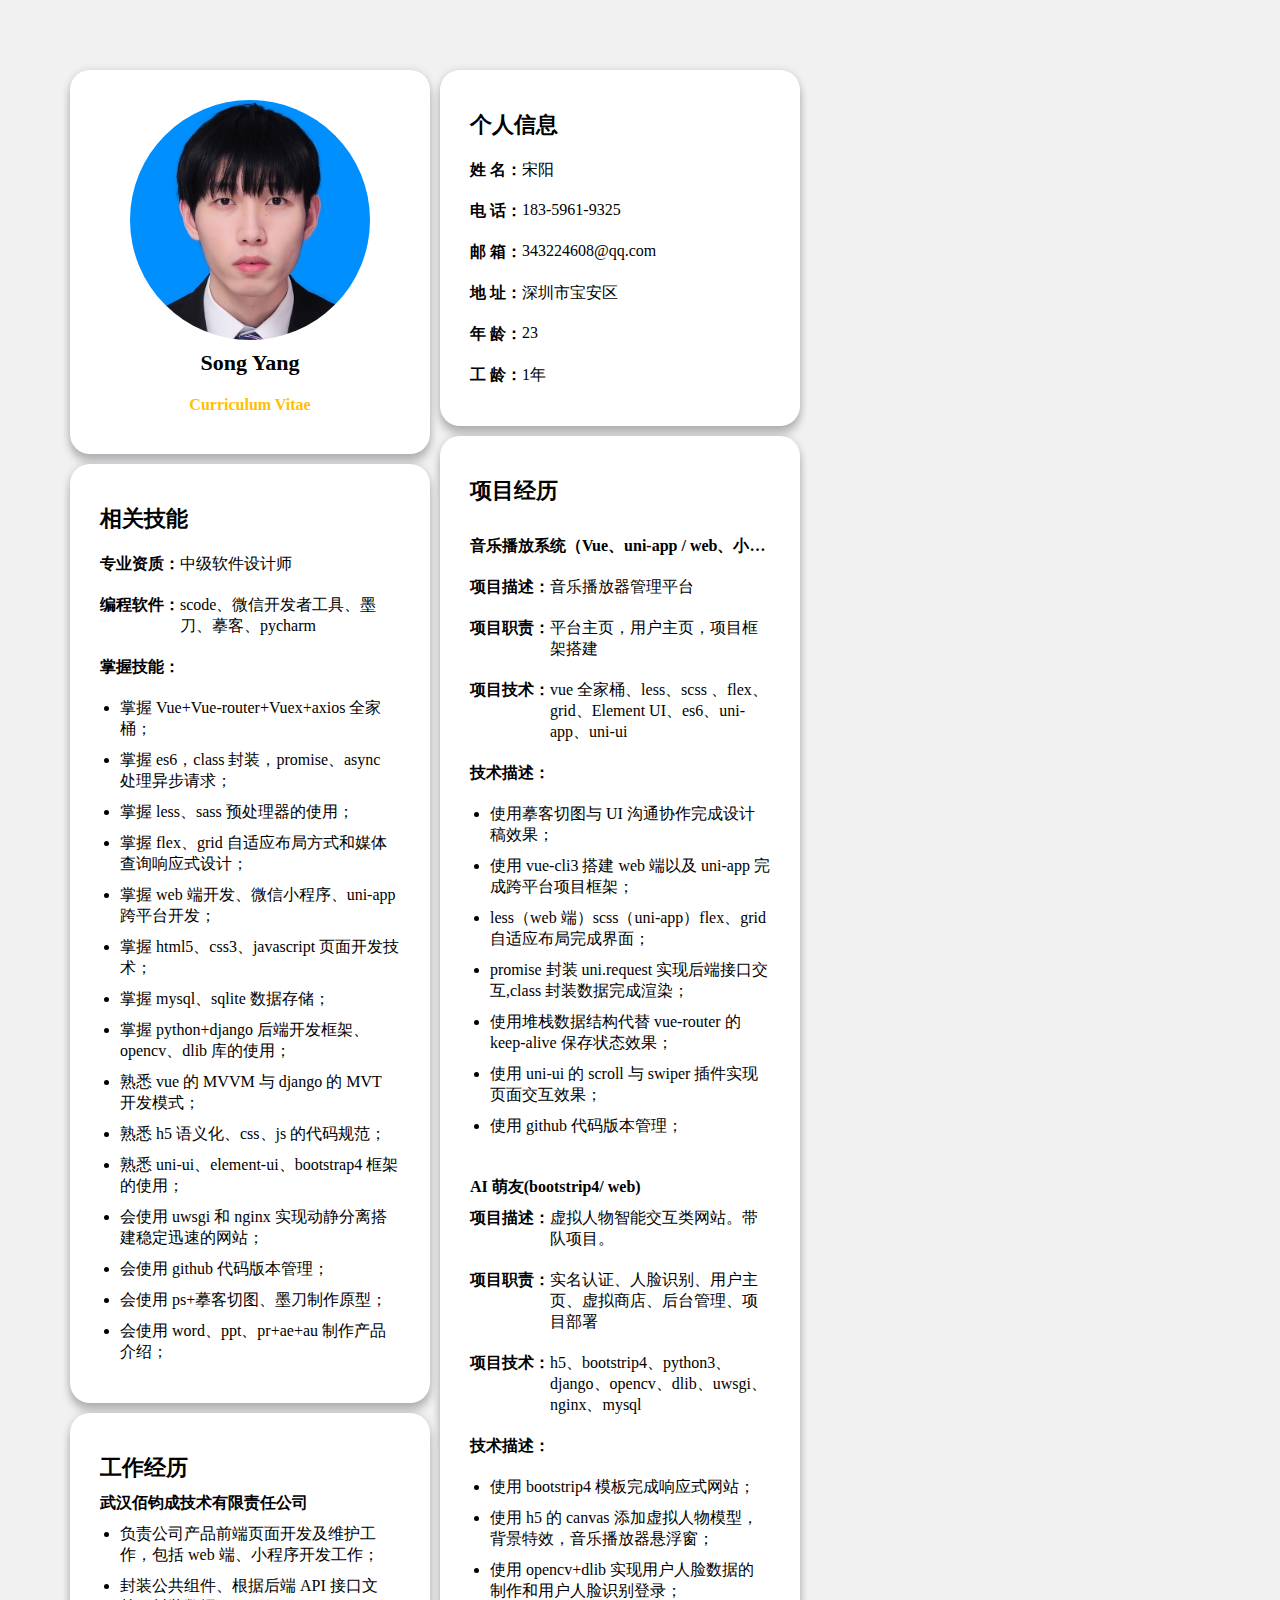
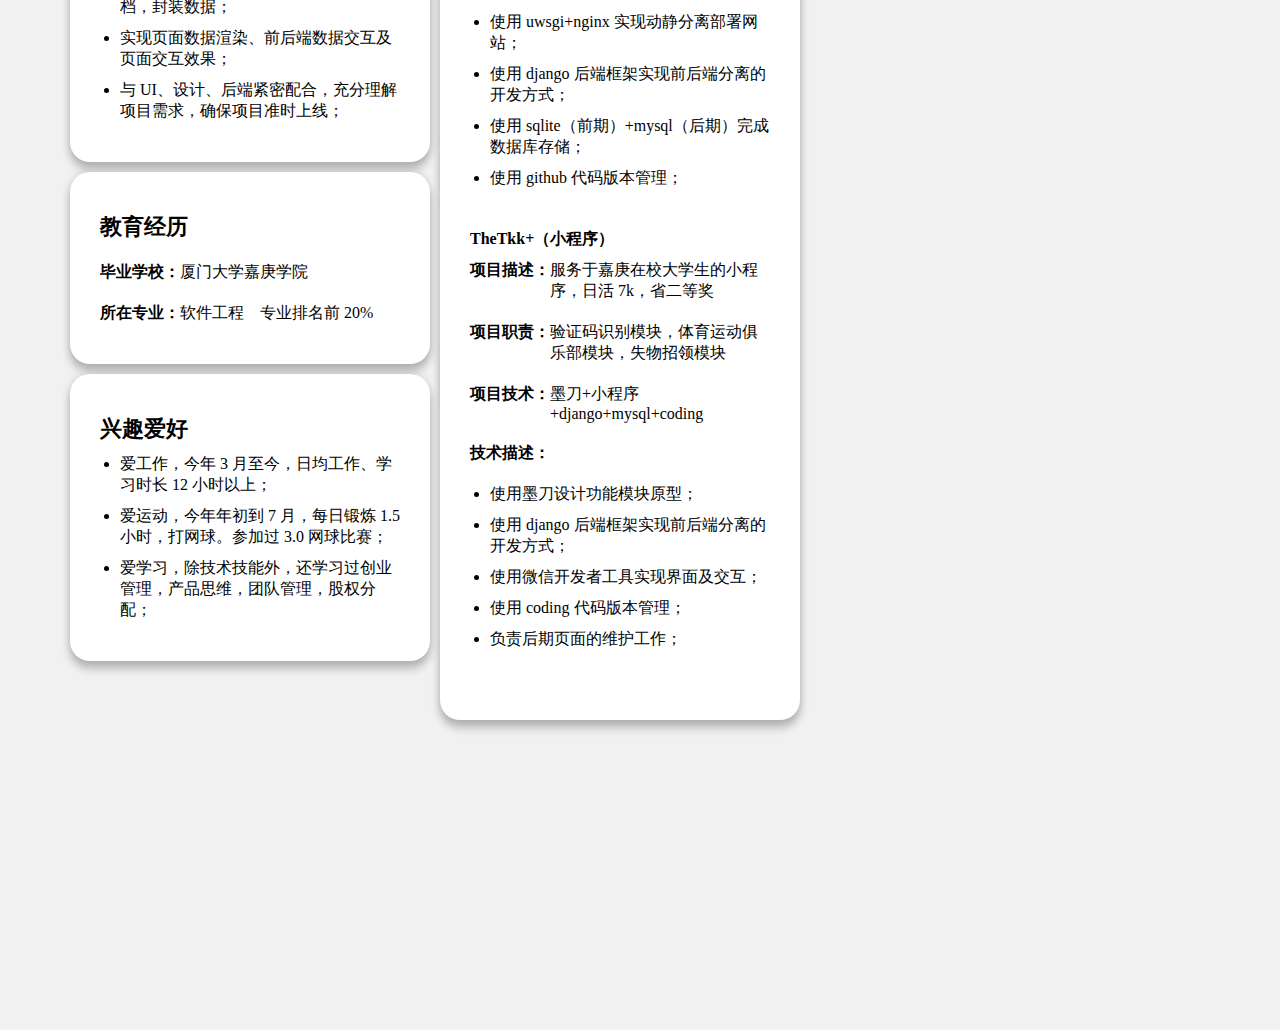
<file: index.html>
<!DOCTYPE html>
<html lang="en">

<head>
  <meta charset="UTF-8">
  <meta name="viewport" content="width=device-width, initial-scale=1.0">
  <title>简历</title>
  <link rel="stylesheet" href="css/style.css">
</head>

<body>
  <div class="main-box">
    <header>
      <img src="./img/正装照1.jpg">
      <div class="personal">
        <strong class="name">宋阳</strong>
        <strong>前端工程师/1年</strong>
        <p class="label">
          <span>前端工程师</span>
          <span>中级软件设计师</span>
          <span>工作狂</span>
        </p>
      </div>
    </header>
    <main>
      <article>
        <section class="skill">
          <h1>相关技能</h1>
          <p><strong>专业资质：</strong><span>中级软件设计师</span></p>
          <p><strong>编程软件：</strong><span>scode、微信开发者工具、墨刀、摹客、pycharm</span></p>
          <p><strong>掌握技能：</strong>
            <ul>
              <li>掌握 Vue+Vue-router+Vuex+axios 全家桶；</li>
              <li>掌握 es6，class 封装，promise、async 处理异步请求；</li>
              <li>掌握 less、sass 预处理器的使用；</li>
              <li>掌握 flex、grid 自适应布局方式和媒体查询响应式设计；</li>
              <li>掌握 web 端开发、微信小程序、uni-app 跨平台开发；</li>
              <li>掌握 html5、css3、javascript 页面开发技术；</li>
              <li>掌握 mysql、sqlite 数据存储；</li>
              <li>掌握 python+django 后端开发框架、opencv、dlib 库的使用；</li>
              <li>熟悉 vue 的 MVVM 与 django 的 MVT 开发模式；</li>
              <li>熟悉 h5 语义化、css、js 的代码规范；</li>
              <li>熟悉 uni-ui、element-ui、bootstrap4 框架的使用；</li>
              <li>会使用 uwsgi 和 nginx 实现动静分离搭建稳定迅速的网站；</li>
              <li>会使用 github 代码版本管理；</li>
              <li>会使用 ps+摹客切图、墨刀制作原型；</li>
              <li>会使用 word、ppt、pr+ae+au 制作产品介绍；</li>
            </ul>
          </p>
        </section>
        <section class="project">
          <h1>项目经历</h1>
          <dl>
            <dt>
              <strong>音乐播放系统（Vue、uni-app / web、小程序）</strong>
              <time>2020.4 – 2020.8</time>
            </dt>
            <dd>
              <p>
                <strong>项目描述：</strong>
                <span> 音乐播放器管理平台</span>
              </p>
              <p>
                <strong>项目职责：</strong>
                <span> 平台主页，用户主页，项目框架搭建</span>
              </p>
              <p>
                <strong>项目技术：</strong>
                <span> vue 全家桶、less、scss 、flex、grid、Element UI、es6、uni-app、uni-ui</span>
              </p>
              <p>
                <strong>技术描述：</strong>
                <ul>
                  <li>使用摹客切图与 UI 沟通协作完成设计稿效果；</li>
                  <li>使用 vue-cli3 搭建 web 端以及 uni-app 完成跨平台项目框架；</li>
                  <li>less（web 端）scss（uni-app）flex、grid 自适应布局完成界面；</li>
                  <li>promise 封装 uni.request 实现后端接口交互,class 封装数据完成渲染；</li>
                  <li>使用堆栈数据结构代替 vue-router 的 keep-alive 保存状态效果；</li>
                  <li>使用 uni-ui 的 scroll 与 swiper 插件实现页面交互效果；</li>
                  <li>使用 github 代码版本管理；</li>
                </ul>
              </p>
            </dd>
          </dl>
          <dl>
            <dt>
              <strong> AI 萌友(bootstrip4/ web)</strong>
              <time>2019.6-2020.3</time>
            </dt>
            <dd>
              <p>
                <strong>项目描述：</strong>
                <span> 虚拟人物智能交互类网站。带队项目。</span>
              </p>
              <p>
                <strong>项目职责：</strong>
                <span> 实名认证、人脸识别、用户主页、虚拟商店、后台管理、项目部署</span>
              </p>
              <p>
                <strong>项目技术：</strong>
                <span>h5、bootstrip4、python3、django、opencv、dlib、uwsgi、nginx、mysql</span>
              </p>
              <p>
                <strong>技术描述：</strong>
                <ul>
                  <li>使用 bootstrip4 模板完成响应式网站；</li>
                  <li>使用 h5 的 canvas 添加虚拟人物模型，背景特效，音乐播放器悬浮窗；</li>
                  <li>使用 opencv+dlib 实现用户人脸数据的制作和用户人脸识别登录；</li>
                  <li>使用 uwsgi+nginx 实现动静分离部署网站；</li>
                  <li>使用 django 后端框架实现前后端分离的开发方式；</li>
                  <li>使用 sqlite（前期）+mysql（后期）完成数据库存储；</li>
                  <li>使用 github 代码版本管理；</li>
                </ul>
              </p>
            </dd>
          </dl>
          <dl>
            <dt>
              <strong>TheTkk+（小程序）</strong>
              <time>2018.8 – 2019.3</time>
            </dt>
            <dd>
              <p>
                <strong>项目描述：</strong>
                <span>服务于嘉庚在校大学生的小程序，日活 7k，省二等奖</span>
              </p>
              <p>
                <strong>项目职责：</strong>
                <span>验证码识别模块，体育运动俱乐部模块，失物招领模块</span>
              </p>
              <p>
                <strong>项目技术：</strong>
                <span>墨刀+小程序+django+mysql+coding</span>
              </p>
              <p>
                <strong>技术描述：</strong>
                <ul>
                  <li>使用墨刀设计功能模块原型；</li>
                  <li>使用 django 后端框架实现前后端分离的开发方式；</li>
                  <li>使用微信开发者工具实现界面及交互；</li>
                  <li>使用 coding 代码版本管理；</li>
                  <li>负责后期页面的维护工作；</li>
                </ul>
              </p>
            </dd>
          </dl>
        </section>
        <section>
          <h1>工作经历</h1>
          <strong>武汉佰钧成技术有限责任公司</strong>
          <time>2019.6 – 2020.8</time>
          <ul>
            <li>负责公司产品前端页面开发及维护工作，包括 web 端、小程序开发工作；</li>
            <li>封装公共组件、根据后端 API 接口文档，封装数据；</li>
            <li>实现页面数据渲染、前后端数据交互及页面交互效果；</li>
            <li>与 UI、设计、后端紧密配合，充分理解项目需求，确保项目准时上线；</li>
          </ul>
        </section>
      </article>
      <aside>
        <section class="contact">
          <h1>联系方式</h1>
          <div>
            <p><strong>联系电话：</strong><span>183-5961-9325</span></p>
            <p><strong>联系邮箱：</strong><span>343224608@qq.com</span></p>
            <p><strong>现住地址：</strong><span>深圳市宝安区</span></p>
          </div>
        </section>
        <section class="education">
          <h1>教育经历</h1>
          <p><strong>毕业学校：</strong><span>厦门大学嘉庚学院</span></p>
          <p><strong>所在专业：</strong><span>软件工程&nbsp;&nbsp;&nbsp;&nbsp;专业排名前 20%</span></p>
        </section>
        <section>
          <h1>兴趣爱好</h1>
          <ul>
            <li>爱工作，今年 3 月至今，日均工作、学习时长 12 小时以上；</li>
            <li>爱运动，今年年初到 7 月，每日锻炼 1.5 小时，打网球。参加过 3.0 网球比赛；</li>
            <li>爱学习，除技术技能外，还学习过创业管理，产品思维，团队管理，股权分配；</li>
          </ul>
        </section>
      </aside>
    </main>
    <footer></footer>
  </div>
  <iframe src="./index1.html" frameborder="0" scrolling="no" class="bg-screen"></iframe>
  <script src="./js/style.js"></script>
</body>

</html>
</file>
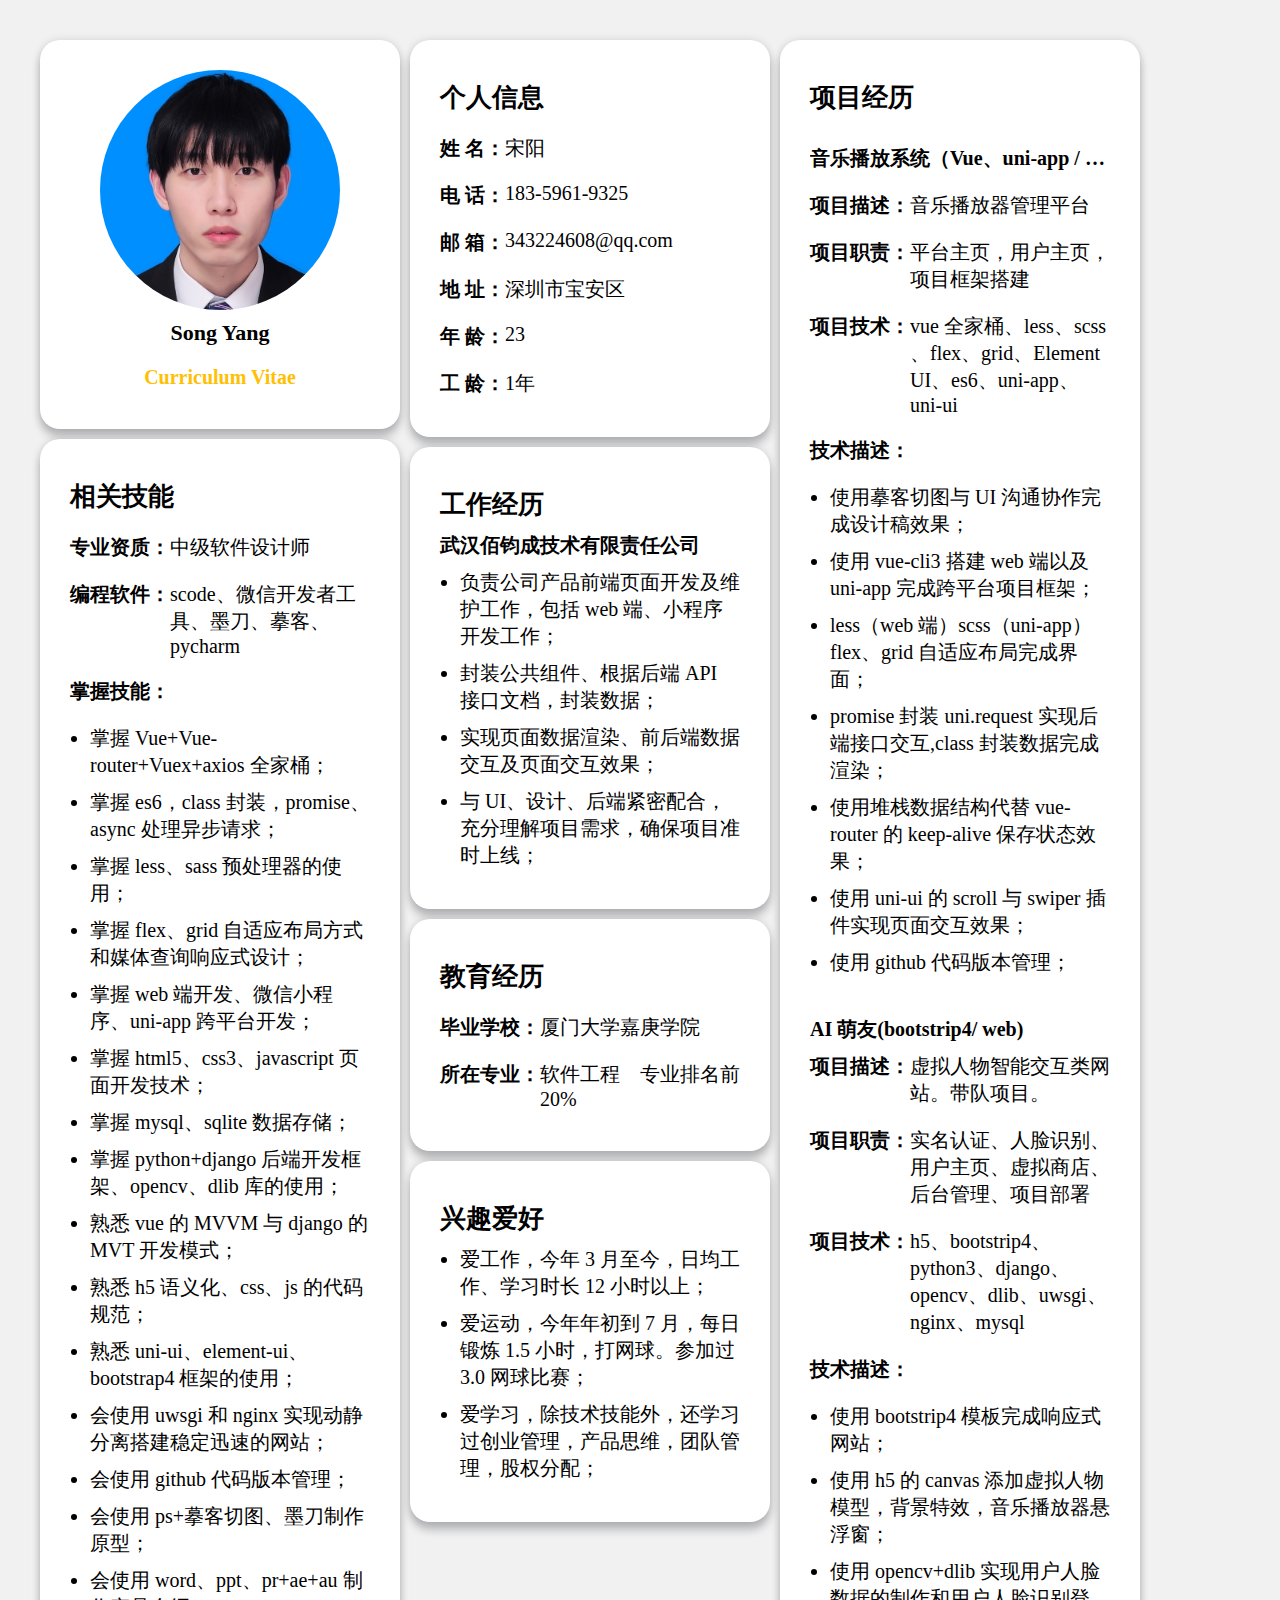
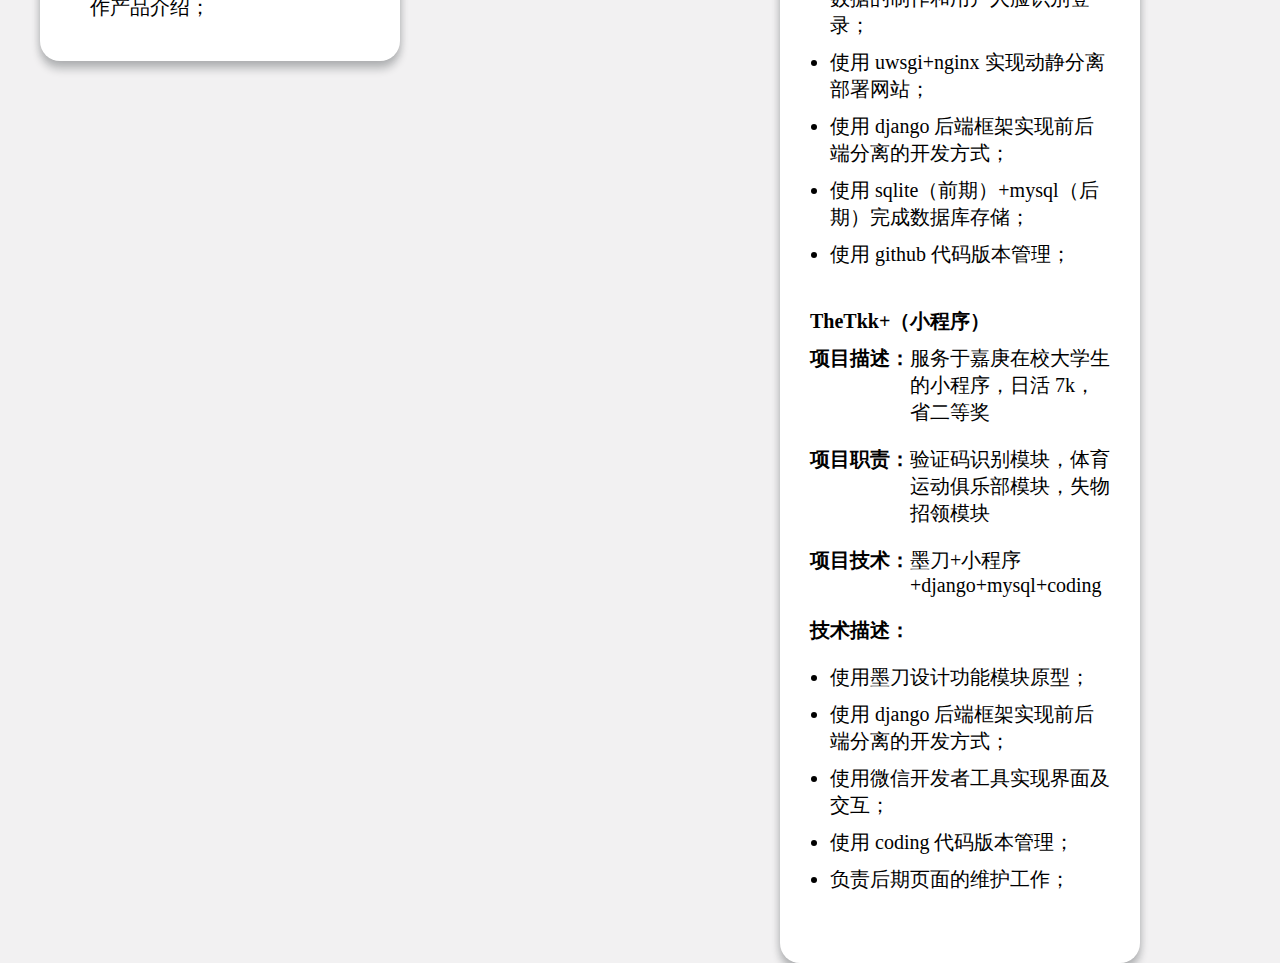
<file: index1.html>
<!DOCTYPE html>
<html lang="en">

<head>
  <meta charset="UTF-8">
  <meta name="viewport" content="width=device-width, initial-scale=1.0">
  <title>简历</title>
  <link rel="stylesheet" href="css/style1.css">
</head>

<body>
  <div class="main">
    <section class="curriculum-vitae">
      <img src="./img/正装照1.jpg">
      <div class="personal">
        <strong class="name">Song Yang</strong>
        <strong class="label">
          Curriculum Vitae
        </strong>
      </div>
    </section>

    <section>
      <h1>个人信息</h1>
      <div>
        <p><strong>姓 名：</strong><span>宋阳</span></p>
        <p><strong>电 话：</strong><span>183-5961-9325</span></p>
        <p><strong>邮 箱：</strong><span>343224608@qq.com</span></p>
        <p><strong>地 址：</strong><span>深圳市宝安区</span></p>
        <p><strong>年 龄：</strong><span>23</span></p>
        <p><strong>工 龄：</strong><span>1年</span></p>
      </div>
    </section>

    <section>
      <h1>项目经历</h1>
      <dl>
        <dt>
          <strong class="longHeader">音乐播放系统（Vue、uni-app / web、小程序）</strong>
          <time>2020.4 – 2020.8</time>
        </dt>
        <dd>
          <p>
            <strong>项目描述：</strong>
            <span> 音乐播放器管理平台</span>
          </p>
          <p>
            <strong>项目职责：</strong>
            <span> 平台主页，用户主页，项目框架搭建</span>
          </p>
          <p>
            <strong>项目技术：</strong>
            <span> vue 全家桶、less、scss 、flex、grid、Element UI、es6、uni-app、uni-ui</span>
          </p>
          <p>
            <strong>技术描述：</strong>
            <ul>
              <li>使用摹客切图与 UI 沟通协作完成设计稿效果；</li>
              <li>使用 vue-cli3 搭建 web 端以及 uni-app 完成跨平台项目框架；</li>
              <li>less（web 端）scss（uni-app）flex、grid 自适应布局完成界面；</li>
              <li>promise 封装 uni.request 实现后端接口交互,class 封装数据完成渲染；</li>
              <li>使用堆栈数据结构代替 vue-router 的 keep-alive 保存状态效果；</li>
              <li>使用 uni-ui 的 scroll 与 swiper 插件实现页面交互效果；</li>
              <li>使用 github 代码版本管理；</li>
            </ul>
          </p>
        </dd>
      </dl>
      <dl>
        <dt>
          <strong> AI 萌友(bootstrip4/ web)</strong>
          <time>2019.6-2020.3</time>
        </dt>
        <dd>
          <p>
            <strong>项目描述：</strong>
            <span> 虚拟人物智能交互类网站。带队项目。</span>
          </p>
          <p>
            <strong>项目职责：</strong>
            <span> 实名认证、人脸识别、用户主页、虚拟商店、后台管理、项目部署</span>
          </p>
          <p>
            <strong>项目技术：</strong>
            <span>h5、bootstrip4、python3、django、opencv、dlib、uwsgi、nginx、mysql</span>
          </p>
          <p>
            <strong>技术描述：</strong>
            <ul>
              <li>使用 bootstrip4 模板完成响应式网站；</li>
              <li>使用 h5 的 canvas 添加虚拟人物模型，背景特效，音乐播放器悬浮窗；</li>
              <li>使用 opencv+dlib 实现用户人脸数据的制作和用户人脸识别登录；</li>
              <li>使用 uwsgi+nginx 实现动静分离部署网站；</li>
              <li>使用 django 后端框架实现前后端分离的开发方式；</li>
              <li>使用 sqlite（前期）+mysql（后期）完成数据库存储；</li>
              <li>使用 github 代码版本管理；</li>
            </ul>
          </p>
        </dd>
      </dl>
      <dl>
        <dt>
          <strong>TheTkk+（小程序）</strong>
          <time>2018.8 – 2019.3</time>
        </dt>
        <dd>
          <p>
            <strong>项目描述：</strong>
            <span>服务于嘉庚在校大学生的小程序，日活 7k，省二等奖</span>
          </p>
          <p>
            <strong>项目职责：</strong>
            <span>验证码识别模块，体育运动俱乐部模块，失物招领模块</span>
          </p>
          <p>
            <strong>项目技术：</strong>
            <span>墨刀+小程序+django+mysql+coding</span>
          </p>
          <p>
            <strong>技术描述：</strong>
            <ul>
              <li>使用墨刀设计功能模块原型；</li>
              <li>使用 django 后端框架实现前后端分离的开发方式；</li>
              <li>使用微信开发者工具实现界面及交互；</li>
              <li>使用 coding 代码版本管理；</li>
              <li>负责后期页面的维护工作；</li>
            </ul>
          </p>
        </dd>
      </dl>
    </section>
    <section>
      <h1>相关技能</h1>
      <p>
        <strong>专业资质：</strong>
        <span>中级软件设计师</span>
      </p>
      <p>
        <strong>编程软件：</strong>
        <span>scode、微信开发者工具、墨刀、摹客、pycharm</span>
      </p>
      <p>
        <strong>掌握技能：</strong>
        <ul>
          <li>掌握 Vue+Vue-router+Vuex+axios 全家桶；</li>
          <li>掌握 es6，class 封装，promise、async 处理异步请求；</li>
          <li>掌握 less、sass 预处理器的使用；</li>
          <li>掌握 flex、grid 自适应布局方式和媒体查询响应式设计；</li>
          <li>掌握 web 端开发、微信小程序、uni-app 跨平台开发；</li>
          <li>掌握 html5、css3、javascript 页面开发技术；</li>
          <li>掌握 mysql、sqlite 数据存储；</li>
          <li>掌握 python+django 后端开发框架、opencv、dlib 库的使用；</li>
          <li>熟悉 vue 的 MVVM 与 django 的 MVT 开发模式；</li>
          <li>熟悉 h5 语义化、css、js 的代码规范；</li>
          <li>熟悉 uni-ui、element-ui、bootstrap4 框架的使用；</li>
          <li>会使用 uwsgi 和 nginx 实现动静分离搭建稳定迅速的网站；</li>
          <li>会使用 github 代码版本管理；</li>
          <li>会使用 ps+摹客切图、墨刀制作原型；</li>
          <li>会使用 word、ppt、pr+ae+au 制作产品介绍；</li>
        </ul>
      </p>
    </section>
    <section>
      <h1>工作经历</h1>
      <strong>武汉佰钧成技术有限责任公司</strong>
      <time>2019.6 – 2020.8</time>
      <ul>
        <li>负责公司产品前端页面开发及维护工作，包括 web 端、小程序开发工作；</li>
        <li>封装公共组件、根据后端 API 接口文档，封装数据；</li>
        <li>实现页面数据渲染、前后端数据交互及页面交互效果；</li>
        <li>与 UI、设计、后端紧密配合，充分理解项目需求，确保项目准时上线；</li>
      </ul>
    </section>

    <section>
      <h1>教育经历</h1>
      <p><strong>毕业学校：</strong><span>厦门大学嘉庚学院</span></p>
      <p><strong>所在专业：</strong><span>软件工程&nbsp;&nbsp;&nbsp;&nbsp;专业排名前 20%</span></p>
    </section>
    <section>
      <h1>兴趣爱好</h1>
      <ul>
        <li>爱工作，今年 3 月至今，日均工作、学习时长 12 小时以上；</li>
        <li>爱运动，今年年初到 7 月，每日锻炼 1.5 小时，打网球。参加过 3.0 网球比赛；</li>
        <li>爱学习，除技术技能外，还学习过创业管理，产品思维，团队管理，股权分配；</li>
      </ul>
    </section>
  </div>
  <script src="./js/style1.js"></script>
</body>

</html>
</file>
<file: css/style.css>
* {
  margin: 0;
  padding: 0;
}

h1,
h4,
strong,
li,
span {
  margin: 10px 0;
}

dl {
  margin: 30px 0;
}

li {
  margin-left: 20px;
}

header,
section,
footer,
aside,
nav,
main,
article,
figure {
  display: block;
}

body {
  grid-template-areas: "header" "main" "footer";
  overflow: hidden;
  overflow-y: auto;
  margin: 30px 30px auto;
  background-color: #F2F1F2;
}

header {
  grid-area: header;
}

main {
  grid-area: main;
}

footer {
  grid-area: footer;
}

* {
  margin: 0;
  padding: 0;
}

h1,
h4,
strong,
li,
span {
  margin: 10px 0;
}

dl {
  margin: 30px 0;
}

li {
  margin-left: 20px;
}

header,
section,
footer,
aside,
nav,
main,
article,
figure {
  display: block;
}

body {
  grid-template-areas: "header" "main" "footer";
  overflow: hidden;
  overflow-y: auto;
  margin: 30px 30px auto;
  background-color: #F2F1F2;
}

header {
  grid-area: header;
}

main {
  grid-area: main;
}

footer {
  grid-area: footer;
}

@media screen and (min-width: 1240px) {
  h1 {
    font-size: 26px;
  }

  strong,
span,
li {
    font-size: 20px;
  }
}
@media screen and (max-width: 1240px) {
  h1 {
    font-size: 22px;
  }

  strong,
span,
li {
    font-size: 16px;
  }

  header {
    display: flex;
  }
  header .personal {
    margin-left: 30px;
  }

  main {
    display: grid;
    grid-template-columns: 1fr 1fr 1fr;
    grid-column-gap: 30px;
  }
  main .skill {
    grid-column-start: 3;
  }

  article {
    grid-column: 1/3;
  }

  aside {
    position: relative;
    grid-column-start: 3;
  }
  aside::before {
    position: absolute;
    display: inline-block;
    content: "";
    width: 2px;
    height: 100%;
    left: -15px;
    background-color: #B4B3B4;
  }
}
@media screen and (max-width: 794px) {
  h1 {
    font-size: 18px;
  }

  strong,
span,
li {
    font-size: 14px;
  }

  body {
    grid-template-areas: "header" "main" "footer";
  }

  header {
    display: block;
    text-align: center;
  }
  header .personal {
    margin-left: 0;
  }

  article {
    grid-column: 1/4;
  }

  aside {
    grid-column: 1/4;
  }
  aside::before {
    display: none;
  }
}
h1 {
  border-bottom: 2px solid #B4B3B4;
}

header img {
  width: 120px;
  height: 120px;
  border-radius: 50%;
}
header strong {
  margin: 0;
}
header p {
  margin-top: 10px;
}
header .name {
  font-size: 22px;
}
header .personal {
  display: flex;
  flex-direction: column;
  justify-content: space-between;
}
header .label span {
  background-color: #F7DD94;
  padding: 5px 10px;
  border-radius: 20px;
}

main {
  margin-top: 30px;
}
main section {
  margin: 30px 0;
}
main strong {
  white-space: nowrap;
}
main p {
  display: flex;
}

footer div {
  display: flex;
  justify-content: space-around;
}

.bg-screen {
  width: 100%;
  height: 2600px;
}

/*# sourceMappingURL=style.css.map */
</file>
<file: css/style1.css>
* {
  margin: 0;
  padding: 0;
}

h1,
h4,
strong,
li,
span {
  margin: 10px 0;
}

dl {
  margin: 30px 0;
}

li {
  margin-left: 20px;
}

header,
section,
footer,
aside,
nav,
main,
article,
figure {
  display: block;
}

body {
  grid-template-areas: "header" "main" "footer";
  overflow: hidden;
  overflow-y: auto;
  margin: 30px 30px auto;
  background-color: #F2F1F2;
}

header {
  grid-area: header;
}

main {
  grid-area: main;
}

footer {
  grid-area: footer;
}

* {
  margin: 0;
  padding: 0;
}

h1,
h4,
strong,
li,
span {
  margin: 10px 0;
}

dl {
  margin: 30px 0;
}

li {
  margin-left: 20px;
}

header,
section,
footer,
aside,
nav,
main,
article,
figure {
  display: block;
}

body {
  grid-template-areas: "header" "main" "footer";
  overflow: hidden;
  overflow-y: auto;
  margin: 30px 30px auto;
  background-color: #F2F1F2;
}

header {
  grid-area: header;
}

main {
  grid-area: main;
}

footer {
  grid-area: footer;
}

@media screen and (min-width: 1240px) {
  h1 {
    font-size: 26px;
  }

  strong,
span,
li {
    font-size: 20px;
  }
}
@media screen and (max-width: 1240px) {
  h1 {
    font-size: 22px;
  }

  strong,
span,
li {
    font-size: 16px;
  }

  header {
    display: flex;
  }
  header .personal {
    margin-left: 30px;
  }

  main {
    display: grid;
    grid-template-columns: 1fr 1fr 1fr;
    grid-column-gap: 30px;
  }
  main .skill {
    grid-column-start: 3;
  }

  article {
    grid-column: 1/3;
  }

  aside {
    position: relative;
    grid-column-start: 3;
  }
  aside::before {
    position: absolute;
    display: inline-block;
    content: "";
    width: 2px;
    height: 100%;
    left: -15px;
    background-color: #B4B3B4;
  }
}
@media screen and (max-width: 794px) {
  h1 {
    font-size: 18px;
  }

  strong,
span,
li {
    font-size: 14px;
  }

  body {
    grid-template-areas: "header" "main" "footer";
  }

  header {
    display: block;
    text-align: center;
  }
  header .personal {
    margin-left: 0;
  }

  article {
    grid-column: 1/4;
  }

  aside {
    grid-column: 1/4;
  }
  aside::before {
    display: none;
  }
}
.main {
  position: relative;
  font-size: 0;
}
.main section {
  display: inline-block;
  width: 360px;
  padding: 30px;
  vertical-align: top;
  background-color: #fff;
  border-radius: 20px;
  box-sizing: border-box;
  -moz-box-shadow: 0 8px 8px rgba(10, 16, 20, 0.24), 0 0 8px rgba(10, 16, 20, 0.12);
  -webkit-box-shadow: 0 8px 8px rgba(10, 16, 20, 0.24), 0 0 8px rgba(10, 16, 20, 0.12);
  -ms-box-shadow: 0 8px 8px rgba(10, 16, 20, 0.24), 0 0 8px rgba(10, 16, 20, 0.12);
  box-shadow: 0 8px 8px rgba(10, 16, 20, 0.24), 0 0 8px rgba(10, 16, 20, 0.12);
}
.main section strong {
  white-space: nowrap;
}
.main section strong.longHeader {
  overflow: hidden;
  text-overflow: ellipsis;
  display: -webkit-box;
  -webkit-line-clamp: 1;
  -webkit-box-orient: vertical;
}
.main .curriculum-vitae {
  text-align: center;
}
.main .curriculum-vitae img {
  width: 240px;
  height: 240px;
  border-radius: 50%;
}
.main .curriculum-vitae .name {
  font-size: 22px;
}
.main .curriculum-vitae .personal {
  display: flex;
  flex-direction: column;
  justify-content: space-between;
}
.main .curriculum-vitae .label {
  color: #FFC003;
}
.main p {
  display: flex;
}

/*# sourceMappingURL=style1.css.map */
</file>
